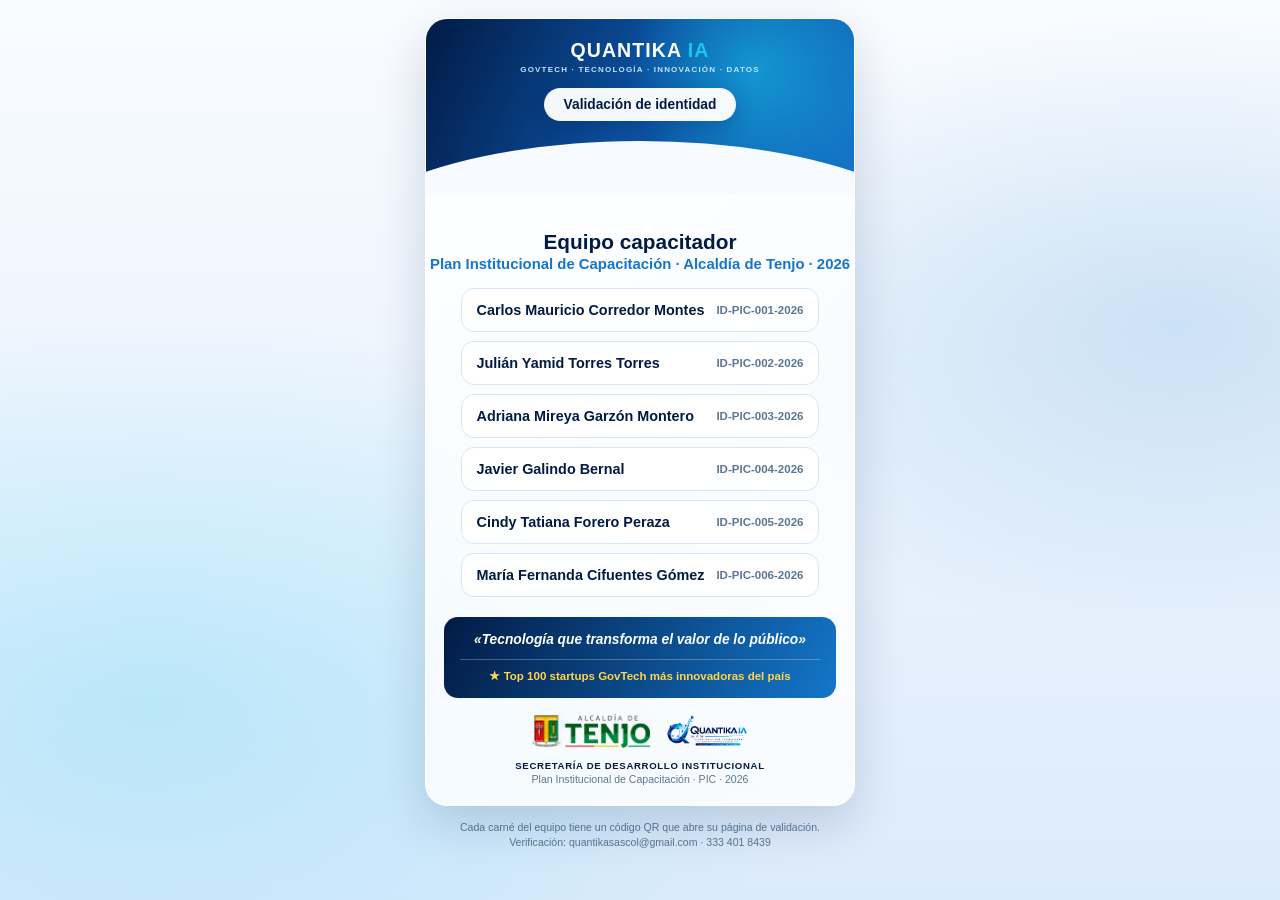
<file: index.html>
<!doctype html>
<html lang="es"><head><meta charset="utf-8">
<meta name="viewport" content="width=device-width,initial-scale=1">
<meta name="robots" content="noindex,nofollow">
<title>Validación de identidad · Equipo PIC Tenjo 2026</title>
<link rel="stylesheet" href="estilo.css"></head><body>
<main class="tarjeta">
  <header class="cab"><div class="marca"><b>QUANTIKA <i>IA</i></b><span>GOVTECH · TECNOLOGÍA · INNOVACIÓN · DATOS</span></div><div class="validacion">Validación de identidad</div></header>
  <h1 class="nombre" style="padding-top:34px">Equipo capacitador</h1>
  <p class="cargo">Plan Institucional de Capacitación · Alcaldía de Tenjo · 2026</p>
  <div class="campos"><div class="lista" style="padding:0"><a href="ID-PIC-001-2026.html">Carlos Mauricio Corredor Montes<span>ID-PIC-001-2026</span></a><a href="ID-PIC-002-2026.html">Julián Yamid Torres Torres<span>ID-PIC-002-2026</span></a><a href="ID-PIC-003-2026.html">Adriana Mireya Garzón Montero<span>ID-PIC-003-2026</span></a><a href="ID-PIC-004-2026.html">Javier Galindo Bernal<span>ID-PIC-004-2026</span></a><a href="ID-PIC-005-2026.html">Cindy Tatiana Forero Peraza<span>ID-PIC-005-2026</span></a><a href="ID-PIC-006-2026.html">María Fernanda Cifuentes Gómez<span>ID-PIC-006-2026</span></a></div></div>
  <div class="lema"><p>«Tecnología que transforma el valor de lo público»</p><span class="top100">★ Top 100 startups GovTech más innovadoras del país</span></div>
  <div class="pie"><div class="logos"><picture><source media="(prefers-color-scheme:dark)" srcset="assets/tenjo-blanco.png"><img src="assets/tenjo.png" alt="Alcaldía de Tenjo"></picture><picture><source media="(prefers-color-scheme:dark)" srcset="assets/quantika-blanco.png"><img src="assets/quantika.png" alt="QUANTIKA-IA SAS"></picture></div><small>SECRETARÍA DE DESARROLLO INSTITUCIONAL</small><em>Plan Institucional de Capacitación · PIC · 2026</em></div>
</main>
<p class="aviso">Cada carné del equipo tiene un código QR que abre su página de validación.<br>
Verificación: quantikasascol@gmail.com · 333 401 8439</p>
</body></html>
</file>
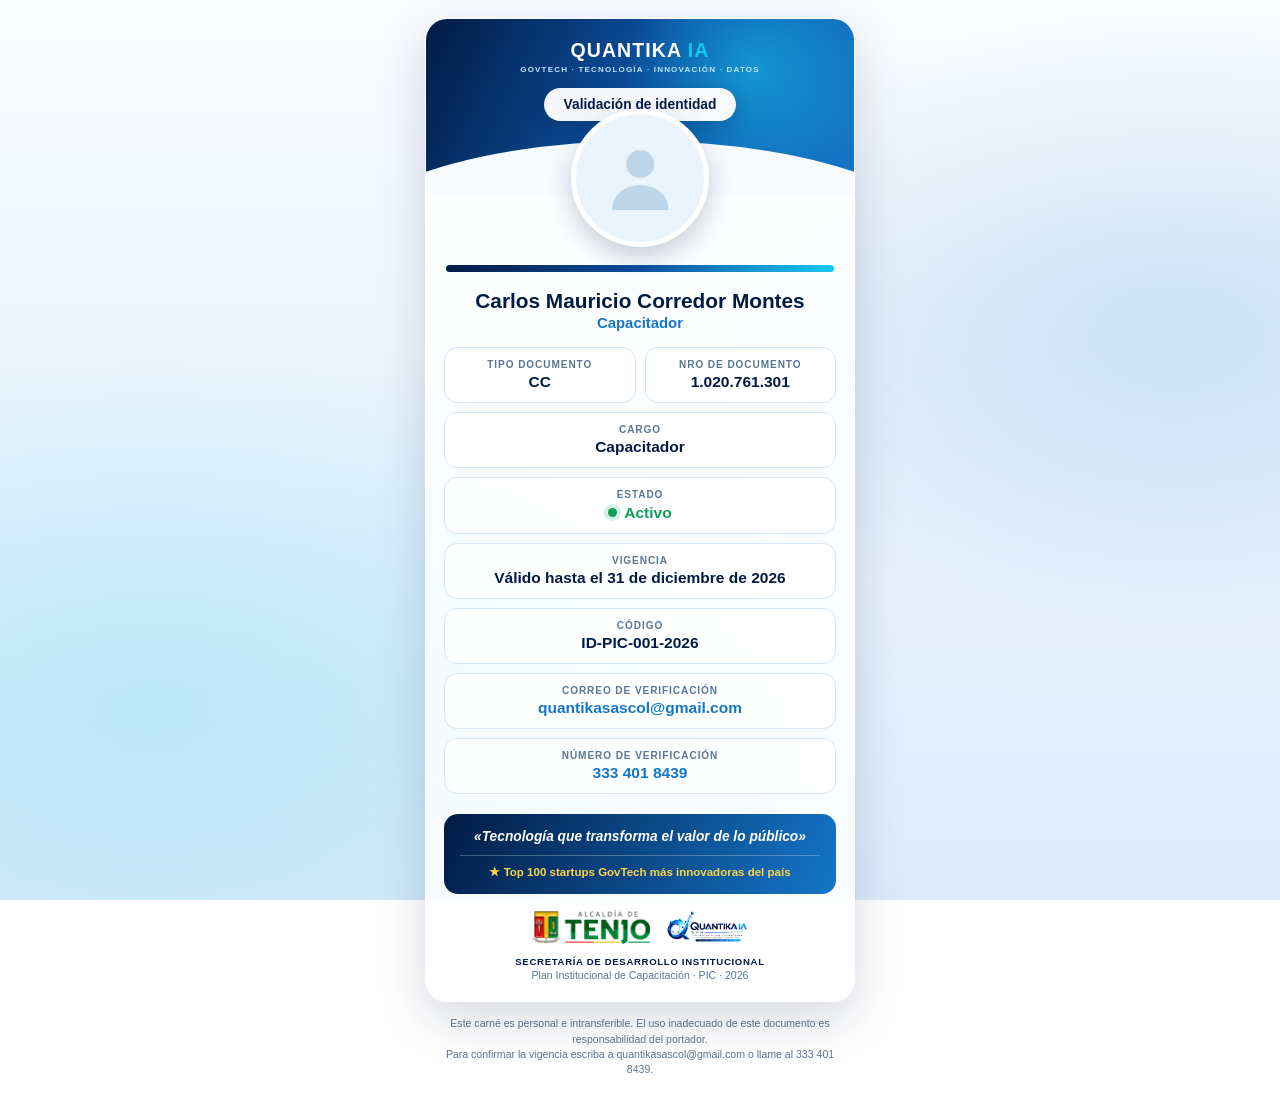
<file: ID-PIC-001-2026.html>
<!doctype html>
<html lang="es"><head><meta charset="utf-8">
<meta name="viewport" content="width=device-width,initial-scale=1">
<meta name="robots" content="noindex,nofollow">
<title>Validación de identidad · Carlos Mauricio Corredor Montes</title>
<meta name="description" content="Validación de identidad del equipo capacitador del Plan Institucional de Capacitación de la Alcaldía de Tenjo.">
<link rel="stylesheet" href="estilo.css"></head><body>
<main class="tarjeta">
  <header class="cab"><div class="marca"><b>QUANTIKA <i>IA</i></b><span>GOVTECH · TECNOLOGÍA · INNOVACIÓN · DATOS</span></div><div class="validacion">Validación de identidad</div></header>
  <div class="foto"><svg viewBox="0 0 24 24" fill="#7FA9CE" xmlns="http://www.w3.org/2000/svg"><circle cx="12" cy="8" r="4"/><path d="M4 21c0-4.4 3.6-7 8-7s8 2.6 8 7z"/></svg></div>
  <div class="barra"></div>
  <h1 class="nombre">Carlos Mauricio Corredor Montes</h1>
  <p class="cargo">Capacitador</p>
  <dl class="campos">
    <div class="fila dos">
      <div class="campo"><dt>Tipo documento</dt><dd>CC</dd></div>
      <div class="campo"><dt>Nro de documento</dt><dd>1.020.761.301</dd></div>
    </div>
    <div class="campo"><dt>Cargo</dt><dd>Capacitador</dd></div>
    <div class="campo"><dt>Estado</dt><dd><span class="estado"><i class="punto"></i>Activo</span></dd></div>
    <div class="campo"><dt>Vigencia</dt><dd>Válido hasta el 31 de diciembre de 2026</dd></div>
    <div class="campo"><dt>Código</dt><dd>ID-PIC-001-2026</dd></div>
    <div class="campo"><dt>Correo de verificación</dt><dd><a href="mailto:quantikasascol@gmail.com">quantikasascol@gmail.com</a></dd></div>
    <div class="campo"><dt>Número de verificación</dt><dd><a href="tel:+573334018439">333 401 8439</a></dd></div>
  </dl>
  <div class="lema"><p>«Tecnología que transforma el valor de lo público»</p><span class="top100">★ Top 100 startups GovTech más innovadoras del país</span></div>
  <div class="pie"><div class="logos"><picture><source media="(prefers-color-scheme:dark)" srcset="assets/tenjo-blanco.png"><img src="assets/tenjo.png" alt="Alcaldía de Tenjo"></picture><picture><source media="(prefers-color-scheme:dark)" srcset="assets/quantika-blanco.png"><img src="assets/quantika.png" alt="QUANTIKA-IA SAS"></picture></div><small>SECRETARÍA DE DESARROLLO INSTITUCIONAL</small><em>Plan Institucional de Capacitación · PIC · 2026</em></div>
</main>
<p class="aviso">Este carné es personal e intransferible. El uso inadecuado de este documento es responsabilidad del portador.<br>
Para confirmar la vigencia escriba a quantikasascol@gmail.com o llame al 333 401 8439.</p>
</body></html>
</file>
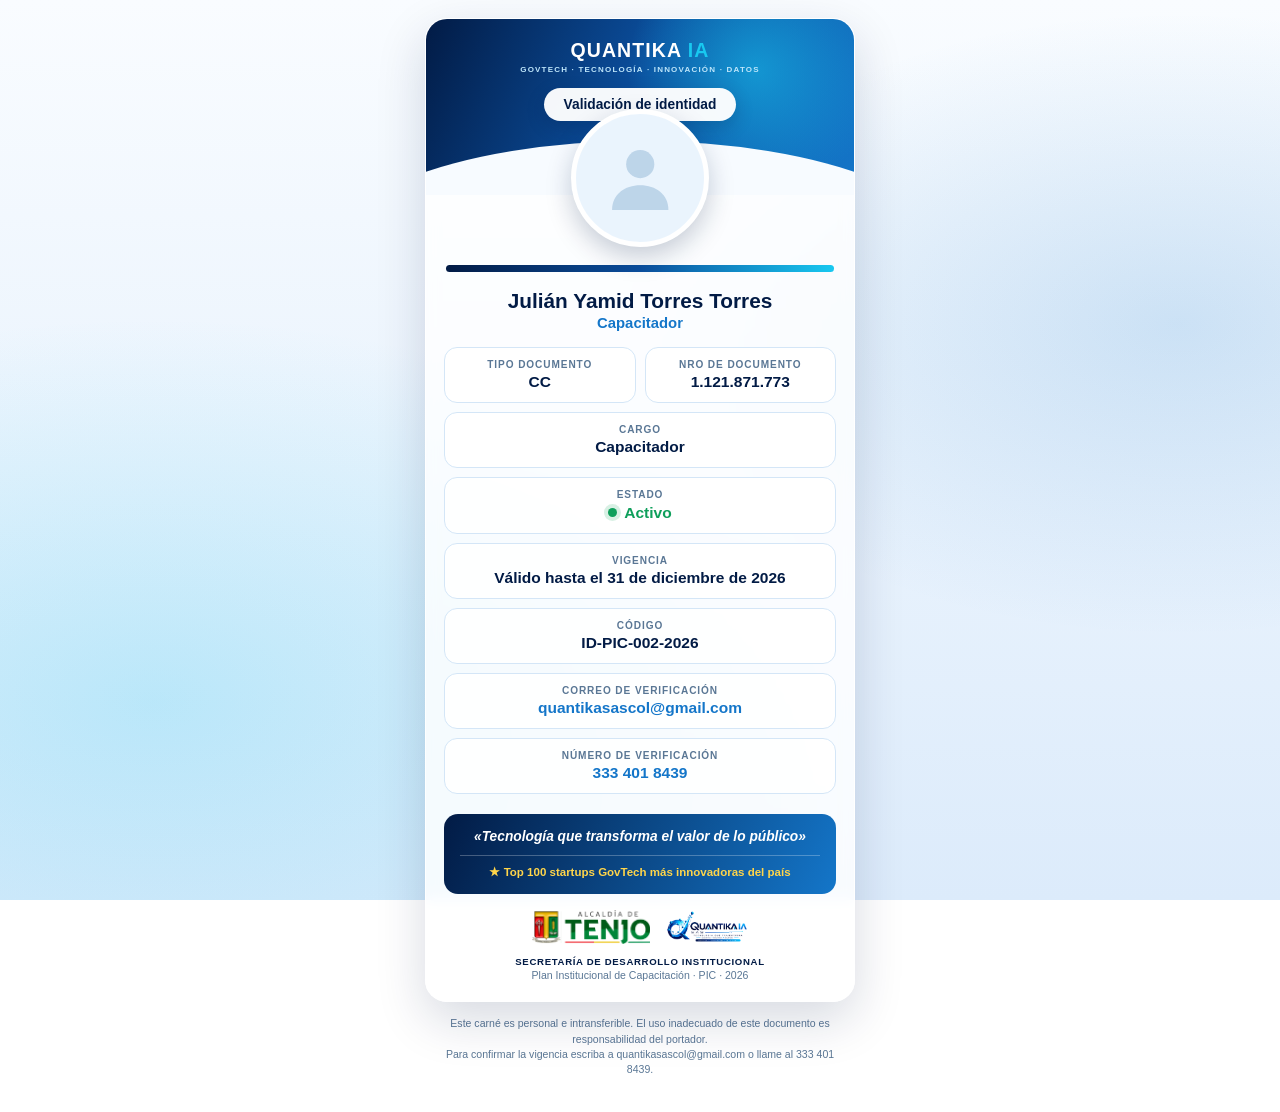
<file: ID-PIC-002-2026.html>
<!doctype html>
<html lang="es"><head><meta charset="utf-8">
<meta name="viewport" content="width=device-width,initial-scale=1">
<meta name="robots" content="noindex,nofollow">
<title>Validación de identidad · Julián Yamid Torres Torres</title>
<meta name="description" content="Validación de identidad del equipo capacitador del Plan Institucional de Capacitación de la Alcaldía de Tenjo.">
<link rel="stylesheet" href="estilo.css"></head><body>
<main class="tarjeta">
  <header class="cab"><div class="marca"><b>QUANTIKA <i>IA</i></b><span>GOVTECH · TECNOLOGÍA · INNOVACIÓN · DATOS</span></div><div class="validacion">Validación de identidad</div></header>
  <div class="foto"><svg viewBox="0 0 24 24" fill="#7FA9CE" xmlns="http://www.w3.org/2000/svg"><circle cx="12" cy="8" r="4"/><path d="M4 21c0-4.4 3.6-7 8-7s8 2.6 8 7z"/></svg></div>
  <div class="barra"></div>
  <h1 class="nombre">Julián Yamid Torres Torres</h1>
  <p class="cargo">Capacitador</p>
  <dl class="campos">
    <div class="fila dos">
      <div class="campo"><dt>Tipo documento</dt><dd>CC</dd></div>
      <div class="campo"><dt>Nro de documento</dt><dd>1.121.871.773</dd></div>
    </div>
    <div class="campo"><dt>Cargo</dt><dd>Capacitador</dd></div>
    <div class="campo"><dt>Estado</dt><dd><span class="estado"><i class="punto"></i>Activo</span></dd></div>
    <div class="campo"><dt>Vigencia</dt><dd>Válido hasta el 31 de diciembre de 2026</dd></div>
    <div class="campo"><dt>Código</dt><dd>ID-PIC-002-2026</dd></div>
    <div class="campo"><dt>Correo de verificación</dt><dd><a href="mailto:quantikasascol@gmail.com">quantikasascol@gmail.com</a></dd></div>
    <div class="campo"><dt>Número de verificación</dt><dd><a href="tel:+573334018439">333 401 8439</a></dd></div>
  </dl>
  <div class="lema"><p>«Tecnología que transforma el valor de lo público»</p><span class="top100">★ Top 100 startups GovTech más innovadoras del país</span></div>
  <div class="pie"><div class="logos"><picture><source media="(prefers-color-scheme:dark)" srcset="assets/tenjo-blanco.png"><img src="assets/tenjo.png" alt="Alcaldía de Tenjo"></picture><picture><source media="(prefers-color-scheme:dark)" srcset="assets/quantika-blanco.png"><img src="assets/quantika.png" alt="QUANTIKA-IA SAS"></picture></div><small>SECRETARÍA DE DESARROLLO INSTITUCIONAL</small><em>Plan Institucional de Capacitación · PIC · 2026</em></div>
</main>
<p class="aviso">Este carné es personal e intransferible. El uso inadecuado de este documento es responsabilidad del portador.<br>
Para confirmar la vigencia escriba a quantikasascol@gmail.com o llame al 333 401 8439.</p>
</body></html>
</file>
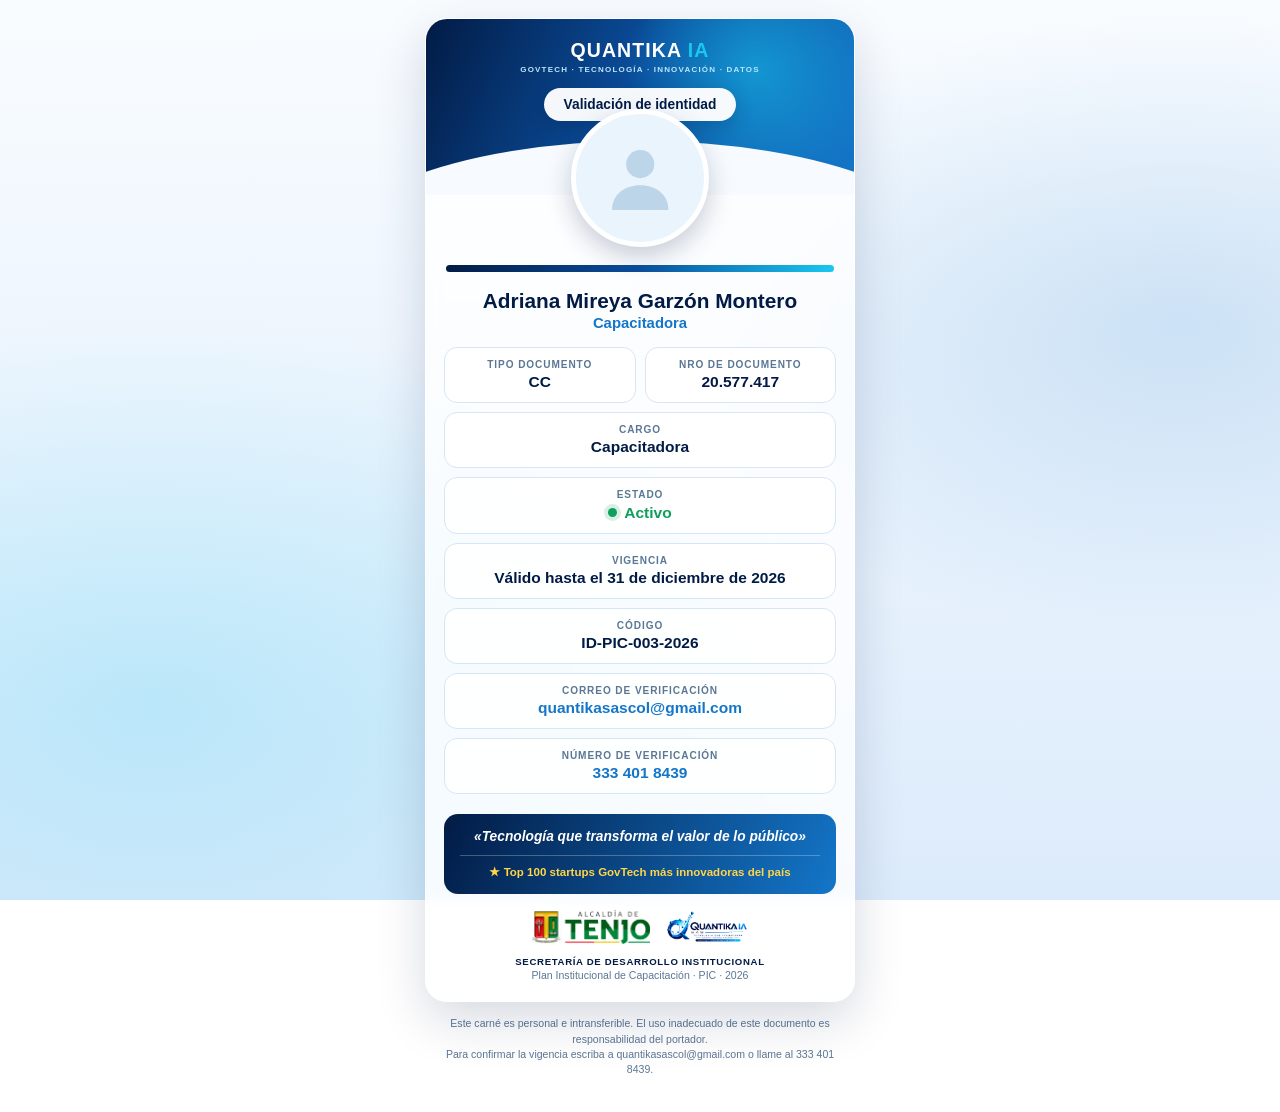
<file: ID-PIC-003-2026.html>
<!doctype html>
<html lang="es"><head><meta charset="utf-8">
<meta name="viewport" content="width=device-width,initial-scale=1">
<meta name="robots" content="noindex,nofollow">
<title>Validación de identidad · Adriana Mireya Garzón Montero</title>
<meta name="description" content="Validación de identidad del equipo capacitador del Plan Institucional de Capacitación de la Alcaldía de Tenjo.">
<link rel="stylesheet" href="estilo.css"></head><body>
<main class="tarjeta">
  <header class="cab"><div class="marca"><b>QUANTIKA <i>IA</i></b><span>GOVTECH · TECNOLOGÍA · INNOVACIÓN · DATOS</span></div><div class="validacion">Validación de identidad</div></header>
  <div class="foto"><svg viewBox="0 0 24 24" fill="#7FA9CE" xmlns="http://www.w3.org/2000/svg"><circle cx="12" cy="8" r="4"/><path d="M4 21c0-4.4 3.6-7 8-7s8 2.6 8 7z"/></svg></div>
  <div class="barra"></div>
  <h1 class="nombre">Adriana Mireya Garzón Montero</h1>
  <p class="cargo">Capacitadora</p>
  <dl class="campos">
    <div class="fila dos">
      <div class="campo"><dt>Tipo documento</dt><dd>CC</dd></div>
      <div class="campo"><dt>Nro de documento</dt><dd>20.577.417</dd></div>
    </div>
    <div class="campo"><dt>Cargo</dt><dd>Capacitadora</dd></div>
    <div class="campo"><dt>Estado</dt><dd><span class="estado"><i class="punto"></i>Activo</span></dd></div>
    <div class="campo"><dt>Vigencia</dt><dd>Válido hasta el 31 de diciembre de 2026</dd></div>
    <div class="campo"><dt>Código</dt><dd>ID-PIC-003-2026</dd></div>
    <div class="campo"><dt>Correo de verificación</dt><dd><a href="mailto:quantikasascol@gmail.com">quantikasascol@gmail.com</a></dd></div>
    <div class="campo"><dt>Número de verificación</dt><dd><a href="tel:+573334018439">333 401 8439</a></dd></div>
  </dl>
  <div class="lema"><p>«Tecnología que transforma el valor de lo público»</p><span class="top100">★ Top 100 startups GovTech más innovadoras del país</span></div>
  <div class="pie"><div class="logos"><picture><source media="(prefers-color-scheme:dark)" srcset="assets/tenjo-blanco.png"><img src="assets/tenjo.png" alt="Alcaldía de Tenjo"></picture><picture><source media="(prefers-color-scheme:dark)" srcset="assets/quantika-blanco.png"><img src="assets/quantika.png" alt="QUANTIKA-IA SAS"></picture></div><small>SECRETARÍA DE DESARROLLO INSTITUCIONAL</small><em>Plan Institucional de Capacitación · PIC · 2026</em></div>
</main>
<p class="aviso">Este carné es personal e intransferible. El uso inadecuado de este documento es responsabilidad del portador.<br>
Para confirmar la vigencia escriba a quantikasascol@gmail.com o llame al 333 401 8439.</p>
</body></html>
</file>
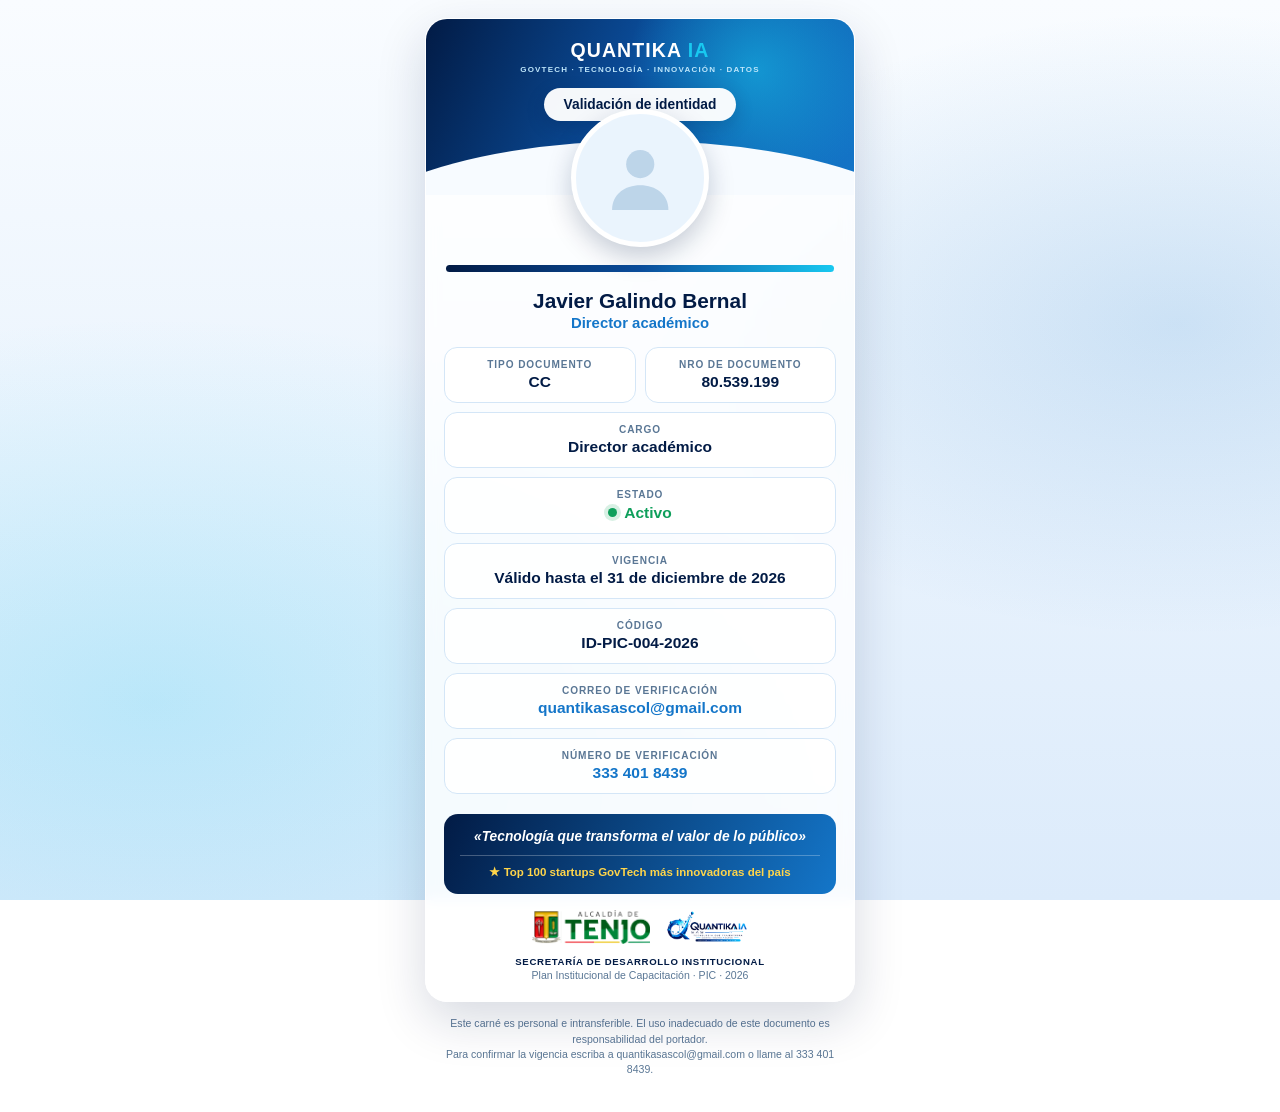
<file: ID-PIC-004-2026.html>
<!doctype html>
<html lang="es"><head><meta charset="utf-8">
<meta name="viewport" content="width=device-width,initial-scale=1">
<meta name="robots" content="noindex,nofollow">
<title>Validación de identidad · Javier Galindo Bernal</title>
<meta name="description" content="Validación de identidad del equipo capacitador del Plan Institucional de Capacitación de la Alcaldía de Tenjo.">
<link rel="stylesheet" href="estilo.css"></head><body>
<main class="tarjeta">
  <header class="cab"><div class="marca"><b>QUANTIKA <i>IA</i></b><span>GOVTECH · TECNOLOGÍA · INNOVACIÓN · DATOS</span></div><div class="validacion">Validación de identidad</div></header>
  <div class="foto"><svg viewBox="0 0 24 24" fill="#7FA9CE" xmlns="http://www.w3.org/2000/svg"><circle cx="12" cy="8" r="4"/><path d="M4 21c0-4.4 3.6-7 8-7s8 2.6 8 7z"/></svg></div>
  <div class="barra"></div>
  <h1 class="nombre">Javier Galindo Bernal</h1>
  <p class="cargo">Director académico</p>
  <dl class="campos">
    <div class="fila dos">
      <div class="campo"><dt>Tipo documento</dt><dd>CC</dd></div>
      <div class="campo"><dt>Nro de documento</dt><dd>80.539.199</dd></div>
    </div>
    <div class="campo"><dt>Cargo</dt><dd>Director académico</dd></div>
    <div class="campo"><dt>Estado</dt><dd><span class="estado"><i class="punto"></i>Activo</span></dd></div>
    <div class="campo"><dt>Vigencia</dt><dd>Válido hasta el 31 de diciembre de 2026</dd></div>
    <div class="campo"><dt>Código</dt><dd>ID-PIC-004-2026</dd></div>
    <div class="campo"><dt>Correo de verificación</dt><dd><a href="mailto:quantikasascol@gmail.com">quantikasascol@gmail.com</a></dd></div>
    <div class="campo"><dt>Número de verificación</dt><dd><a href="tel:+573334018439">333 401 8439</a></dd></div>
  </dl>
  <div class="lema"><p>«Tecnología que transforma el valor de lo público»</p><span class="top100">★ Top 100 startups GovTech más innovadoras del país</span></div>
  <div class="pie"><div class="logos"><picture><source media="(prefers-color-scheme:dark)" srcset="assets/tenjo-blanco.png"><img src="assets/tenjo.png" alt="Alcaldía de Tenjo"></picture><picture><source media="(prefers-color-scheme:dark)" srcset="assets/quantika-blanco.png"><img src="assets/quantika.png" alt="QUANTIKA-IA SAS"></picture></div><small>SECRETARÍA DE DESARROLLO INSTITUCIONAL</small><em>Plan Institucional de Capacitación · PIC · 2026</em></div>
</main>
<p class="aviso">Este carné es personal e intransferible. El uso inadecuado de este documento es responsabilidad del portador.<br>
Para confirmar la vigencia escriba a quantikasascol@gmail.com o llame al 333 401 8439.</p>
</body></html>
</file>
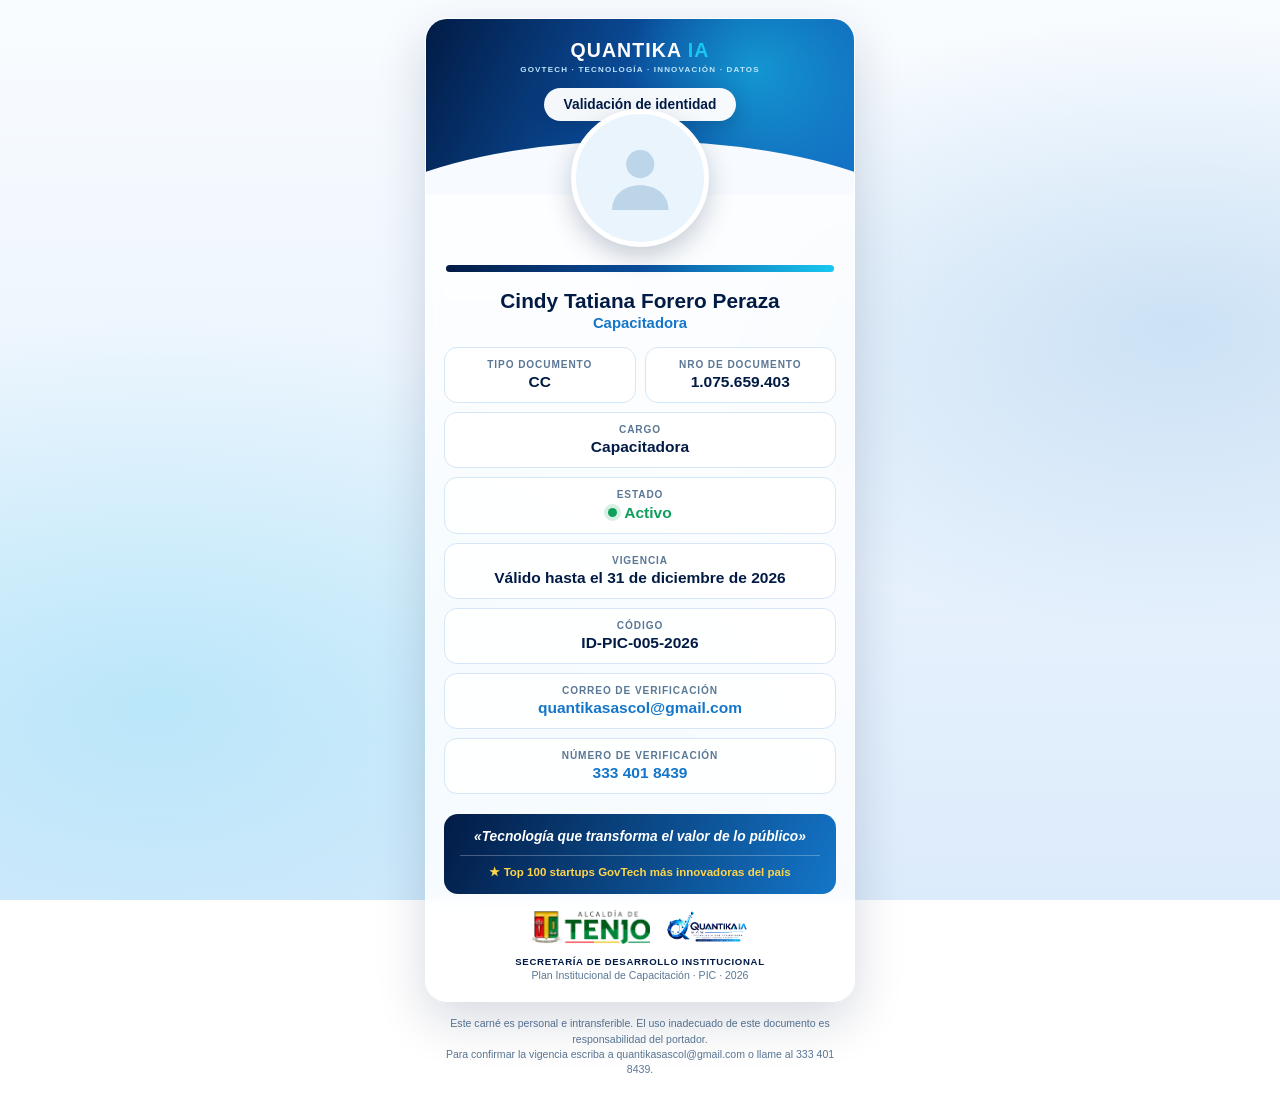
<file: ID-PIC-005-2026.html>
<!doctype html>
<html lang="es"><head><meta charset="utf-8">
<meta name="viewport" content="width=device-width,initial-scale=1">
<meta name="robots" content="noindex,nofollow">
<title>Validación de identidad · Cindy Tatiana Forero Peraza</title>
<meta name="description" content="Validación de identidad del equipo capacitador del Plan Institucional de Capacitación de la Alcaldía de Tenjo.">
<link rel="stylesheet" href="estilo.css"></head><body>
<main class="tarjeta">
  <header class="cab"><div class="marca"><b>QUANTIKA <i>IA</i></b><span>GOVTECH · TECNOLOGÍA · INNOVACIÓN · DATOS</span></div><div class="validacion">Validación de identidad</div></header>
  <div class="foto"><svg viewBox="0 0 24 24" fill="#7FA9CE" xmlns="http://www.w3.org/2000/svg"><circle cx="12" cy="8" r="4"/><path d="M4 21c0-4.4 3.6-7 8-7s8 2.6 8 7z"/></svg></div>
  <div class="barra"></div>
  <h1 class="nombre">Cindy Tatiana Forero Peraza</h1>
  <p class="cargo">Capacitadora</p>
  <dl class="campos">
    <div class="fila dos">
      <div class="campo"><dt>Tipo documento</dt><dd>CC</dd></div>
      <div class="campo"><dt>Nro de documento</dt><dd>1.075.659.403</dd></div>
    </div>
    <div class="campo"><dt>Cargo</dt><dd>Capacitadora</dd></div>
    <div class="campo"><dt>Estado</dt><dd><span class="estado"><i class="punto"></i>Activo</span></dd></div>
    <div class="campo"><dt>Vigencia</dt><dd>Válido hasta el 31 de diciembre de 2026</dd></div>
    <div class="campo"><dt>Código</dt><dd>ID-PIC-005-2026</dd></div>
    <div class="campo"><dt>Correo de verificación</dt><dd><a href="mailto:quantikasascol@gmail.com">quantikasascol@gmail.com</a></dd></div>
    <div class="campo"><dt>Número de verificación</dt><dd><a href="tel:+573334018439">333 401 8439</a></dd></div>
  </dl>
  <div class="lema"><p>«Tecnología que transforma el valor de lo público»</p><span class="top100">★ Top 100 startups GovTech más innovadoras del país</span></div>
  <div class="pie"><div class="logos"><picture><source media="(prefers-color-scheme:dark)" srcset="assets/tenjo-blanco.png"><img src="assets/tenjo.png" alt="Alcaldía de Tenjo"></picture><picture><source media="(prefers-color-scheme:dark)" srcset="assets/quantika-blanco.png"><img src="assets/quantika.png" alt="QUANTIKA-IA SAS"></picture></div><small>SECRETARÍA DE DESARROLLO INSTITUCIONAL</small><em>Plan Institucional de Capacitación · PIC · 2026</em></div>
</main>
<p class="aviso">Este carné es personal e intransferible. El uso inadecuado de este documento es responsabilidad del portador.<br>
Para confirmar la vigencia escriba a quantikasascol@gmail.com o llame al 333 401 8439.</p>
</body></html>
</file>
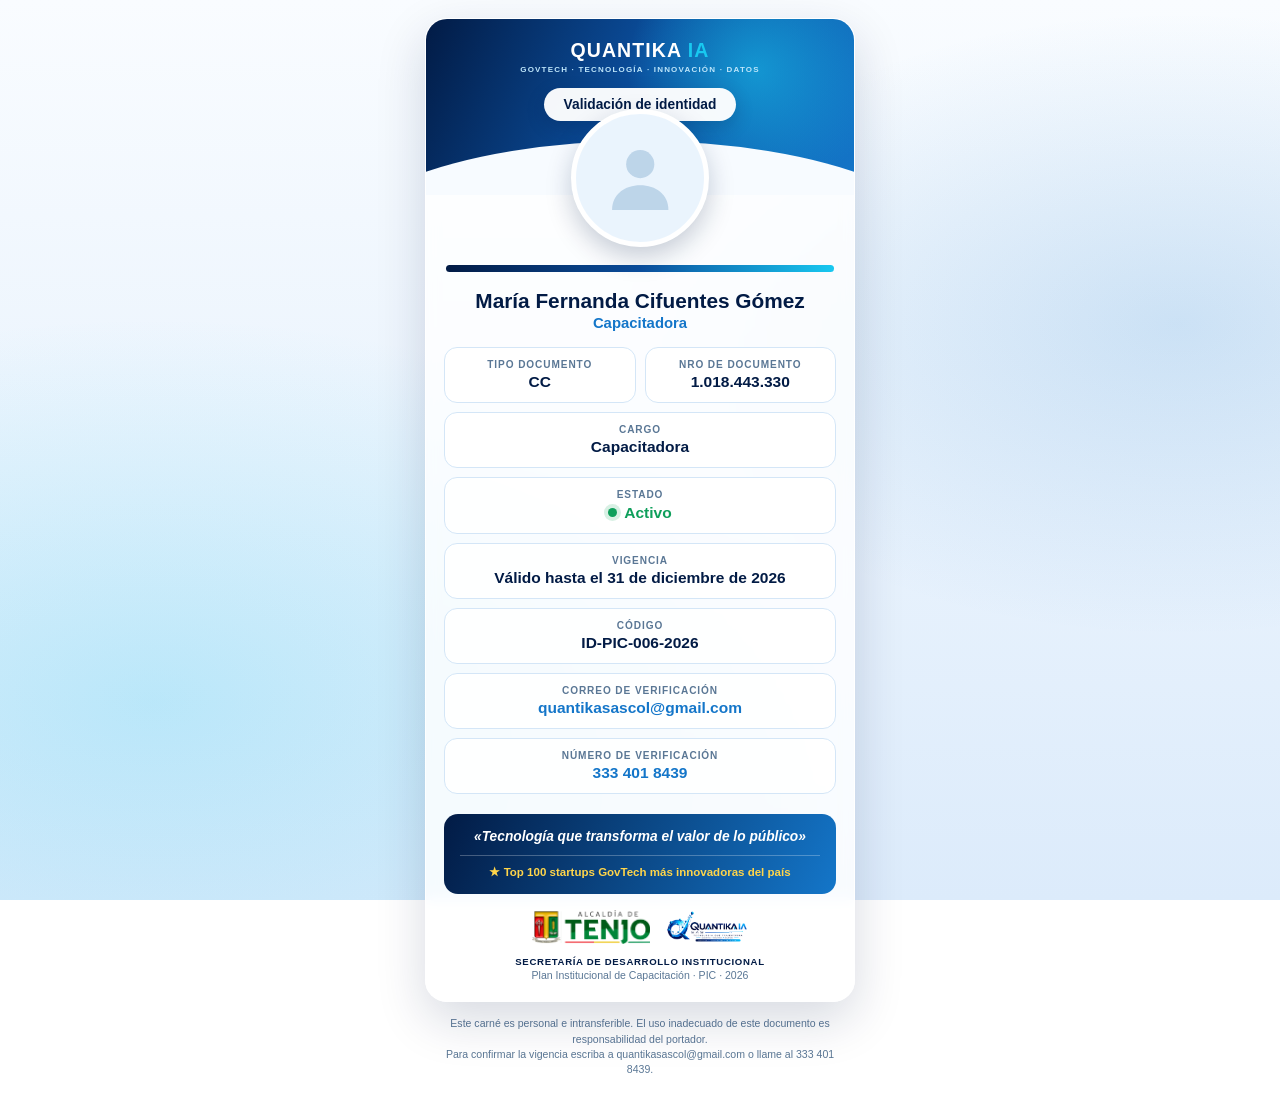
<file: ID-PIC-006-2026.html>
<!doctype html>
<html lang="es"><head><meta charset="utf-8">
<meta name="viewport" content="width=device-width,initial-scale=1">
<meta name="robots" content="noindex,nofollow">
<title>Validación de identidad · María Fernanda Cifuentes Gómez</title>
<meta name="description" content="Validación de identidad del equipo capacitador del Plan Institucional de Capacitación de la Alcaldía de Tenjo.">
<link rel="stylesheet" href="estilo.css"></head><body>
<main class="tarjeta">
  <header class="cab"><div class="marca"><b>QUANTIKA <i>IA</i></b><span>GOVTECH · TECNOLOGÍA · INNOVACIÓN · DATOS</span></div><div class="validacion">Validación de identidad</div></header>
  <div class="foto"><svg viewBox="0 0 24 24" fill="#7FA9CE" xmlns="http://www.w3.org/2000/svg"><circle cx="12" cy="8" r="4"/><path d="M4 21c0-4.4 3.6-7 8-7s8 2.6 8 7z"/></svg></div>
  <div class="barra"></div>
  <h1 class="nombre">María Fernanda Cifuentes Gómez</h1>
  <p class="cargo">Capacitadora</p>
  <dl class="campos">
    <div class="fila dos">
      <div class="campo"><dt>Tipo documento</dt><dd>CC</dd></div>
      <div class="campo"><dt>Nro de documento</dt><dd>1.018.443.330</dd></div>
    </div>
    <div class="campo"><dt>Cargo</dt><dd>Capacitadora</dd></div>
    <div class="campo"><dt>Estado</dt><dd><span class="estado"><i class="punto"></i>Activo</span></dd></div>
    <div class="campo"><dt>Vigencia</dt><dd>Válido hasta el 31 de diciembre de 2026</dd></div>
    <div class="campo"><dt>Código</dt><dd>ID-PIC-006-2026</dd></div>
    <div class="campo"><dt>Correo de verificación</dt><dd><a href="mailto:quantikasascol@gmail.com">quantikasascol@gmail.com</a></dd></div>
    <div class="campo"><dt>Número de verificación</dt><dd><a href="tel:+573334018439">333 401 8439</a></dd></div>
  </dl>
  <div class="lema"><p>«Tecnología que transforma el valor de lo público»</p><span class="top100">★ Top 100 startups GovTech más innovadoras del país</span></div>
  <div class="pie"><div class="logos"><picture><source media="(prefers-color-scheme:dark)" srcset="assets/tenjo-blanco.png"><img src="assets/tenjo.png" alt="Alcaldía de Tenjo"></picture><picture><source media="(prefers-color-scheme:dark)" srcset="assets/quantika-blanco.png"><img src="assets/quantika.png" alt="QUANTIKA-IA SAS"></picture></div><small>SECRETARÍA DE DESARROLLO INSTITUCIONAL</small><em>Plan Institucional de Capacitación · PIC · 2026</em></div>
</main>
<p class="aviso">Este carné es personal e intransferible. El uso inadecuado de este documento es responsabilidad del portador.<br>
Para confirmar la vigencia escriba a quantikasascol@gmail.com o llame al 333 401 8439.</p>
</body></html>
</file>
<file: estilo.css>
:root{
  --navy:#021B45; --azul:#0B4F9E; --azul2:#1476C9; --cian:#18C8F0;
  --claro:#EAF4FD; --claro2:#F7FBFF; --texto:#0E2338; --suave:#5A7795;
  --ok:#0E9F5B; --borde:#D4E6F7;
}
*{box-sizing:border-box;margin:0;padding:0}
body{
  font-family:-apple-system,BlinkMacSystemFont,"Segoe UI",Roboto,Helvetica,Arial,sans-serif;
  background:
    radial-gradient(1100px 620px at 12% 78%, rgba(24,200,240,.20), transparent 62%),
    radial-gradient(900px 520px at 92% 36%, rgba(20,118,201,.16), transparent 60%),
    linear-gradient(180deg,#F9FCFF 0%, #DCEBFB 100%);
  background-attachment:fixed; color:var(--texto);
  min-height:100vh; padding:18px 14px 34px;
}
.tarjeta{max-width:430px;margin:0 auto;background:rgba(255,255,255,.80);
  backdrop-filter:blur(7px);border:1px solid rgba(255,255,255,.9);
  border-radius:22px;overflow:hidden;box-shadow:0 18px 50px rgba(2,27,69,.16)}
.cab{position:relative;background:linear-gradient(115deg,var(--navy) 0%,var(--azul) 48%,var(--azul2) 100%);
  padding:20px 20px 74px;text-align:center;overflow:hidden}
.cab::after{content:"";position:absolute;left:-28%;right:-28%;bottom:-78px;height:132px;
  background:var(--claro2);border-radius:50% 50% 0 0 / 100% 100% 0 0}
.cab::before{content:"";position:absolute;right:-14%;top:-46%;width:74%;height:150%;
  background:radial-gradient(circle,rgba(24,200,240,.52),transparent 62%)}
.marca{position:relative;z-index:2;display:flex;flex-direction:column;align-items:center;gap:3px}
.marca b{color:#fff;font-size:1.22rem;letter-spacing:.055em;font-weight:800}
.marca b i{color:var(--cian);font-style:normal}
.marca span{color:#BEE6FB;font-size:.5rem;letter-spacing:.15em;font-weight:700;white-space:nowrap}
.validacion{position:relative;z-index:2;margin-top:14px;display:inline-block;
  background:rgba(255,255,255,.96);color:var(--navy);font-weight:800;font-size:.86rem;
  padding:9px 20px;border-radius:999px;box-shadow:0 6px 18px rgba(2,27,69,.22)}
.foto{position:relative;z-index:3;width:138px;height:138px;margin:-86px auto 0;
  border-radius:50%;overflow:hidden;background:var(--claro);
  border:5px solid #fff;box-shadow:0 10px 26px rgba(2,27,69,.22);
  display:flex;align-items:center;justify-content:center}
.foto img{width:100%;height:100%;object-fit:cover;display:block}
.foto svg{width:66%;height:66%;opacity:.42}
.barra{height:7px;margin:18px 20px 0;border-radius:4px;
  background:linear-gradient(90deg,var(--navy),var(--azul),var(--cian))}
.nombre{text-align:center;font-size:1.3rem;font-weight:800;color:var(--navy);
  padding:16px 20px 2px;line-height:1.22}
.cargo{text-align:center;color:var(--azul2);font-weight:700;font-size:.93rem;padding-bottom:16px}
.campos{padding:0 18px 18px;display:grid;gap:9px}
.fila{display:grid;gap:9px}
.fila.dos{grid-template-columns:1fr 1fr}
.campo{background:rgba(255,255,255,.86);border:1px solid var(--borde);
  border-radius:13px;padding:11px 14px;text-align:center}
.campo dt{font-size:.63rem;font-weight:800;letter-spacing:.09em;text-transform:uppercase;color:var(--suave)}
.campo dd{font-size:.97rem;font-weight:700;color:var(--navy);margin-top:3px;word-break:break-word}
.campo dd a{color:var(--azul2);text-decoration:none}
.estado{display:inline-flex;align-items:center;gap:7px;color:var(--ok)}
.punto{width:9px;height:9px;border-radius:50%;background:var(--ok);
  box-shadow:0 0 0 4px rgba(14,159,91,.16)}
.lema{margin:2px 18px 0;padding:14px 16px;border-radius:14px;text-align:center;
  background:linear-gradient(115deg,var(--navy),var(--azul2));color:#fff}
.lema p{font-size:.86rem;font-weight:700;font-style:italic;line-height:1.35}
.lema .top100{display:block;margin-top:9px;padding-top:9px;font-size:.72rem;font-weight:800;
  color:#FFD54A;border-top:1px solid rgba(255,255,255,.26);line-height:1.3}
.pie{padding:16px 20px 20px;text-align:center}
.logos{display:flex;align-items:center;justify-content:center;gap:16px;margin-bottom:12px}
.logos img{height:34px;width:auto}
.logos picture{display:inline-flex}
.pie small{display:block;color:var(--navy);font-weight:800;font-size:.6rem;letter-spacing:.07em}
.pie em{display:block;color:var(--suave);font-size:.66rem;font-style:normal;margin-top:2px}
.aviso{max-width:430px;margin:14px auto 0;text-align:center;color:var(--suave);
  font-size:.66rem;line-height:1.45;padding:0 10px}
.lista{max-width:430px;margin:0 auto;display:grid;gap:9px;padding:14px 0 0}
.lista a{display:flex;justify-content:space-between;align-items:center;gap:12px;
  background:rgba(255,255,255,.86);border:1px solid var(--borde);border-radius:13px;
  padding:13px 15px;text-decoration:none;color:var(--navy);font-weight:700;font-size:.9rem}
.lista a span{color:var(--suave);font-weight:600;font-size:.72rem;white-space:nowrap}
@media(prefers-color-scheme:dark){
  body{background:linear-gradient(180deg,#071A2E,#04101F);color:#E6F1FA}
  .tarjeta{background:rgba(9,28,48,.82);border-color:rgba(255,255,255,.08)}
  .cab::after{background:#0B2138}
  .nombre,.campo dd,.pie small{color:#EAF4FD}
  .campo{background:rgba(255,255,255,.05);border-color:rgba(255,255,255,.10)}
  .lista a{background:rgba(255,255,255,.05);border-color:rgba(255,255,255,.10);color:#EAF4FD}
}
</file>
